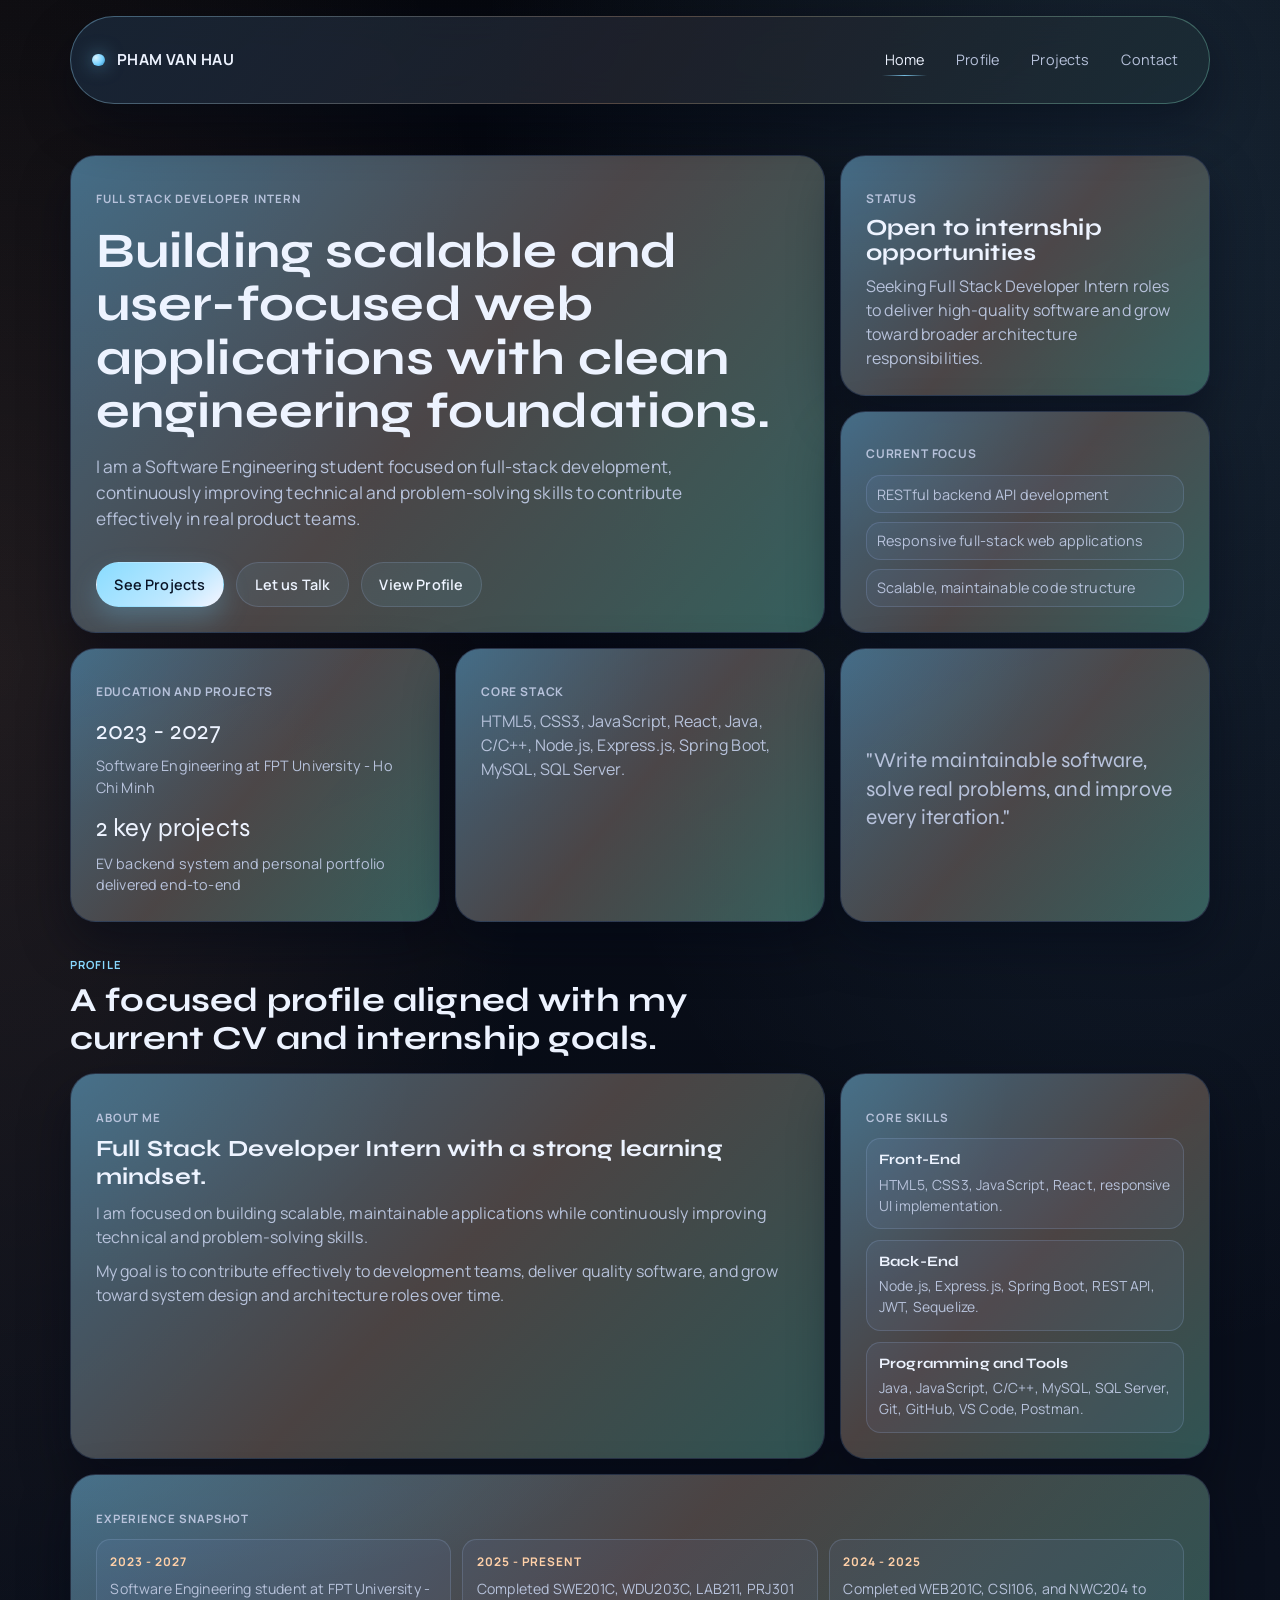
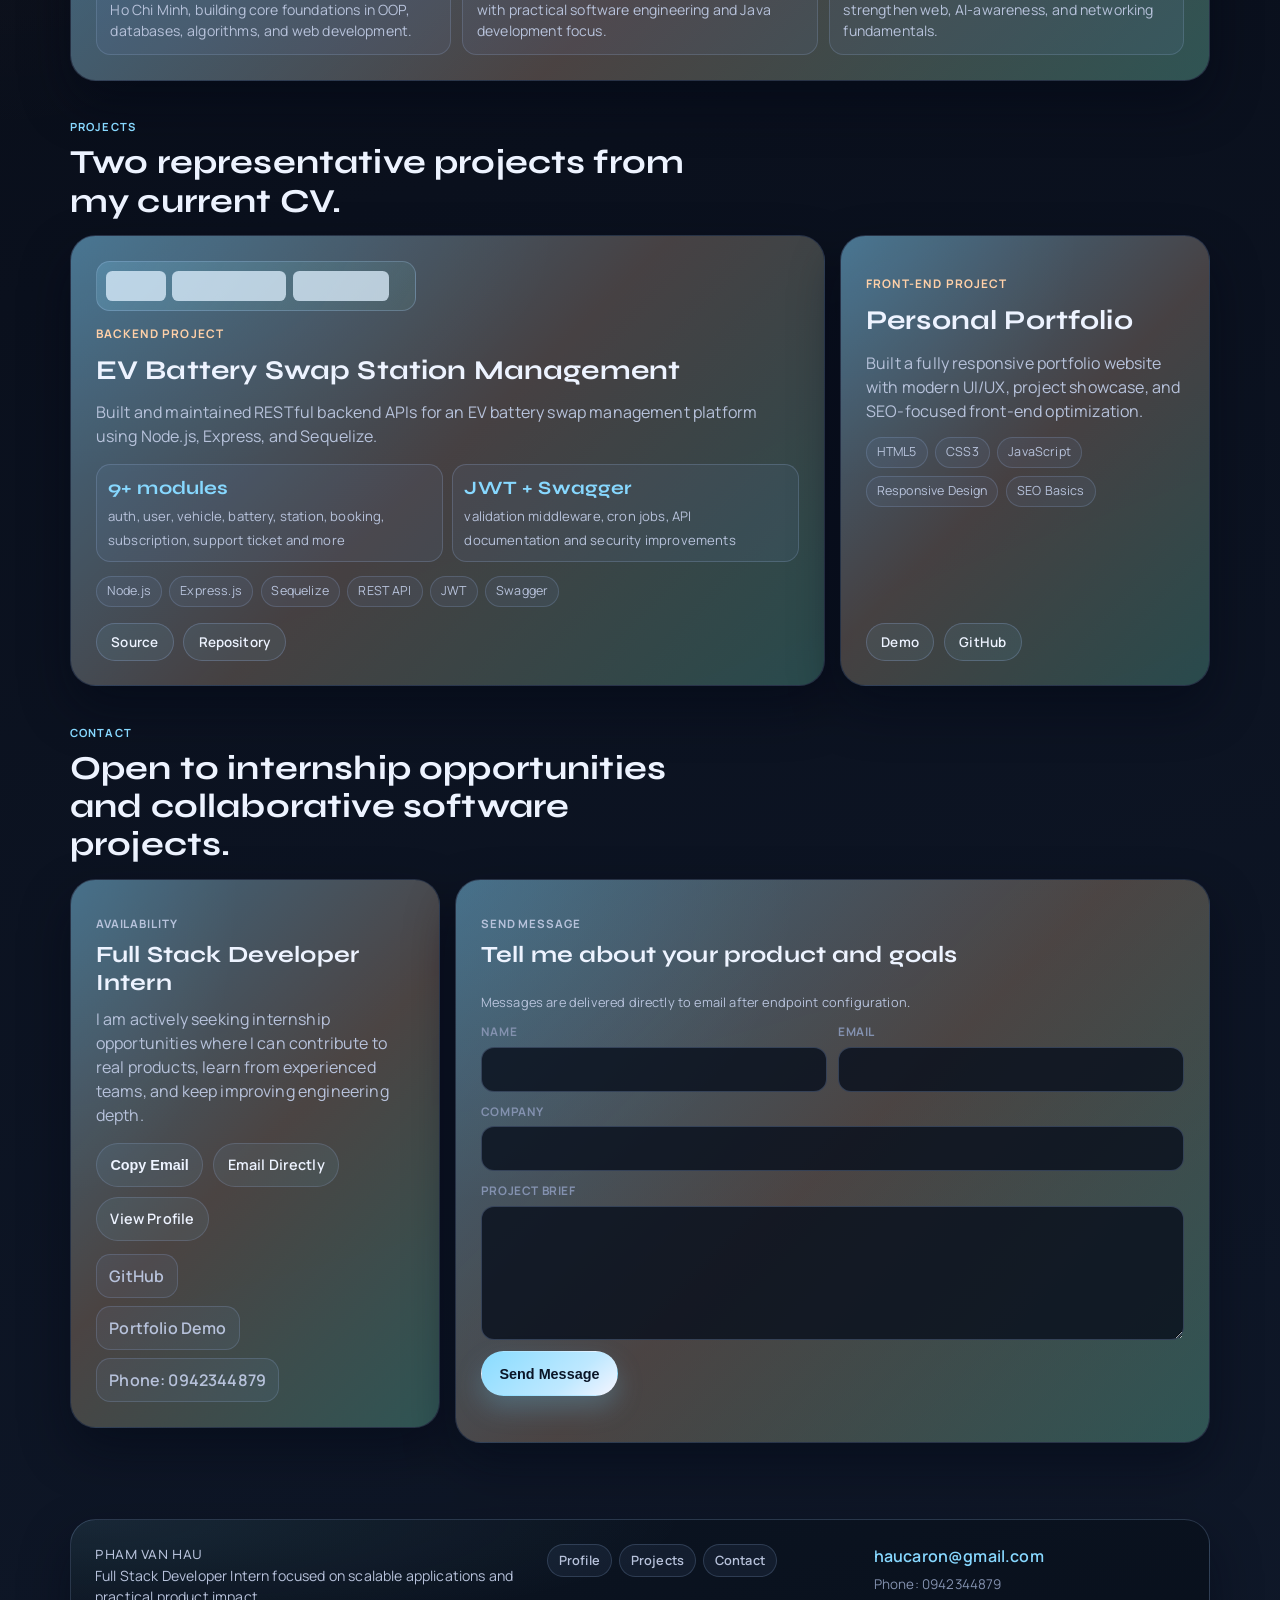
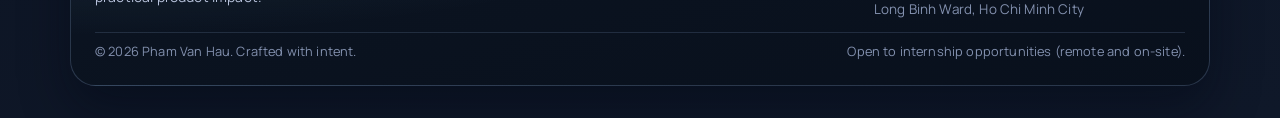
<file: index.html>
<!DOCTYPE html>
<html lang="en">
<head>
  <meta charset="UTF-8">
  <meta name="viewport" content="width=device-width, initial-scale=1.0">
  <meta name="description" content="Pham Van Hau - Full Stack Developer Intern building scalable, user-focused web applications.">
  <meta name="author" content="Pham Van Hau">
  <meta name="robots" content="index, follow">
  <meta name="theme-color" content="#0a101d">
  <link rel="canonical" href="https://haupham-wts.github.io/hauphamv/">

  <meta property="og:type" content="website">
  <meta property="og:title" content="Pham Van Hau | Full Stack Developer Intern">
  <meta property="og:description" content="Software Engineering student focused on full-stack web development, backend APIs, and practical product delivery.">
  <meta property="og:url" content="https://haupham-wts.github.io/hauphamv/">
  <meta property="og:image" content="https://haupham-wts.github.io/hauphamv/assets/og-cover.svg">
  <meta property="og:image:alt" content="Pham Van Hau portfolio preview">

  <meta name="twitter:card" content="summary_large_image">
  <meta name="twitter:title" content="Pham Van Hau | Full Stack Developer Intern">
  <meta name="twitter:description" content="Full Stack Developer Intern focusing on scalable web applications and backend API development.">
  <meta name="twitter:image" content="https://haupham-wts.github.io/hauphamv/assets/og-cover.svg">

  <link rel="icon" type="image/svg+xml" href="assets/favicon.svg">
  <title>Pham Van Hau | Full Stack Developer Intern</title>
  <link rel="preconnect" href="https://fonts.googleapis.com">
  <link rel="preconnect" href="https://fonts.gstatic.com" crossorigin>
  <link href="https://fonts.googleapis.com/css2?family=Manrope:wght@400;500;600;700&family=Syne:wght@500;700;800&display=swap" rel="stylesheet">
  <link rel="stylesheet" href="style.css">

  <script type="application/ld+json">
    {
      "@context": "https://schema.org",
      "@type": "Person",
      "name": "Pham Van Hau",
      "jobTitle": "Full Stack Developer Intern",
      "url": "https://haupham-wts.github.io/hauphamv/",
      "email": "mailto:haucaron@gmail.com",
      "telephone": "+84942344879",
      "address": {
        "@type": "PostalAddress",
        "addressLocality": "Ho Chi Minh City",
        "addressCountry": "VN"
      },
      "sameAs": [
        "https://github.com/HauPham-Wits",
        "https://haupham-wts.github.io/hauphamv/"
      ]
    }
  </script>
</head>
<body>
  <a class="skip-link" href="#content">Skip to content</a>

  <header class="site-header" data-header>
    <div class="container">
      <div class="nav-shell">
        <a class="brand" href="#home" aria-label="Go to home section">
          <span class="brand-mark" aria-hidden="true"></span>
          <span class="brand-name">Pham Van Hau</span>
        </a>

        <button class="menu-toggle" type="button" data-menu-toggle aria-expanded="false" aria-controls="site-navigation" aria-label="Toggle navigation">
          <span></span>
          <span></span>
        </button>

        <nav class="site-nav" id="site-navigation" data-nav>
          <a class="nav-link is-active" href="#home">Home</a>
          <a class="nav-link" href="#about">Profile</a>
          <a class="nav-link" href="#projects">Projects</a>
          <a class="nav-link" href="#contact">Contact</a>
        </nav>
      </div>
    </div>
  </header>

  <main id="content" tabindex="-1">
    <section class="section section-hero" id="home">
      <div class="container">
        <div class="bento-grid">
          <article class="bento-card bento-card--intro reveal tilt-card">
            <p class="eyebrow">Full Stack Developer Intern</p>
            <h1>Building scalable and user-focused web applications with clean engineering foundations.</h1>
            <p class="lead">
              I am a Software Engineering student focused on full-stack development, continuously improving technical and problem-solving skills to contribute effectively in real product teams.
            </p>
            <div class="hero-actions">
              <a class="button button--primary" href="#projects">See Projects</a>
              <a class="button button--ghost" href="#contact">Let us Talk</a>
              <a class="button button--ghost" href="#about">View Profile</a>
            </div>
          </article>

          <article class="bento-card bento-card--availability reveal tilt-card">
            <p class="card-label">Status</p>
            <h2>Open to internship opportunities</h2>
            <p>Seeking Full Stack Developer Intern roles to deliver high-quality software and grow toward broader architecture responsibilities.</p>
          </article>

          <article class="bento-card bento-card--focus reveal tilt-card">
            <p class="card-label">Current Focus</p>
            <ul class="focus-list">
              <li>RESTful backend API development</li>
              <li>Responsive full-stack web applications</li>
              <li>Scalable, maintainable code structure</li>
            </ul>
          </article>

          <article class="bento-card bento-card--stats reveal tilt-card">
            <p class="card-label">Education and Projects</p>
            <div class="stat-item">
              <span>2023 - 2027</span>
              <p>Software Engineering at FPT University - Ho Chi Minh</p>
            </div>
            <div class="stat-item">
              <span>2 key projects</span>
              <p>EV backend system and personal portfolio delivered end-to-end</p>
            </div>
          </article>

          <article class="bento-card bento-card--toolkit reveal tilt-card">
            <p class="card-label">Core Stack</p>
            <p>HTML5, CSS3, JavaScript, React, Java, C/C++, Node.js, Express.js, Spring Boot, MySQL, SQL Server.</p>
          </article>

          <article class="bento-card bento-card--quote reveal tilt-card">
            <p class="quote">
              "Write maintainable software, solve real problems, and improve every iteration."
            </p>
          </article>
        </div>
      </div>
    </section>

    <section class="section section-about" id="about">
      <div class="container">
        <div class="section-header reveal">
          <p class="section-kicker">Profile</p>
          <h2>A focused profile aligned with my current CV and internship goals.</h2>
        </div>

        <div class="about-layout">
          <article class="panel panel--about reveal tilt-card">
            <p class="panel-label">About Me</p>
            <h3>Full Stack Developer Intern with a strong learning mindset.</h3>
            <p>
              I am focused on building scalable, maintainable applications while continuously improving technical and problem-solving skills.
            </p>
            <p>
              My goal is to contribute effectively to development teams, deliver quality software, and grow toward system design and architecture roles over time.
            </p>
          </article>

          <article class="panel panel--values reveal tilt-card">
            <p class="panel-label">Core Skills</p>
            <ul class="value-list">
              <li>
                <h3>Front-End</h3>
                <p>HTML5, CSS3, JavaScript, React, responsive UI implementation.</p>
              </li>
              <li>
                <h3>Back-End</h3>
                <p>Node.js, Express.js, Spring Boot, REST API, JWT, Sequelize.</p>
              </li>
              <li>
                <h3>Programming and Tools</h3>
                <p>Java, JavaScript, C/C++, MySQL, SQL Server, Git, GitHub, VS Code, Postman.</p>
              </li>
            </ul>
          </article>

          <article class="panel panel--timeline reveal tilt-card">
            <p class="panel-label">Experience Snapshot</p>
            <ol class="timeline-list">
              <li>
                <span>2023 - 2027</span>
                <p>Software Engineering student at FPT University - Ho Chi Minh, building core foundations in OOP, databases, algorithms, and web development.</p>
              </li>
              <li>
                <span>2025 - Present</span>
                <p>Completed SWE201C, WDU203C, LAB211, PRJ301 with practical software engineering and Java development focus.</p>
              </li>
              <li>
                <span>2024 - 2025</span>
                <p>Completed WEB201C, CSI106, and NWC204 to strengthen web, AI-awareness, and networking fundamentals.</p>
              </li>
            </ol>
          </article>
        </div>
      </div>
    </section>

    <section class="section section-projects" id="projects">
      <div class="container">
        <div class="section-header reveal">
          <p class="section-kicker">Projects</p>
          <h2>Two representative projects from my current CV.</h2>
        </div>

        <div class="projects-grid">
          <article class="project-card project-card--featured reveal tilt-card">
            <div class="project-preview" aria-hidden="true">
              <span></span>
              <span></span>
              <span></span>
            </div>
            <p class="project-card__kicker">Backend Project</p>
            <h3>EV Battery Swap Station Management</h3>
            <p class="project-card__summary">
              Built and maintained RESTful backend APIs for an EV battery swap management platform using Node.js, Express, and Sequelize.
            </p>
            <ul class="project-metrics">
              <li><strong>9+ modules</strong><span>auth, user, vehicle, battery, station, booking, subscription, support ticket and more</span></li>
              <li><strong>JWT + Swagger</strong><span>validation middleware, cron jobs, API documentation and security improvements</span></li>
            </ul>
            <ul class="project-tags">
              <li>Node.js</li>
              <li>Express.js</li>
              <li>Sequelize</li>
              <li>REST API</li>
              <li>JWT</li>
              <li>Swagger</li>
            </ul>
            <div class="project-actions">
              <a href="https://github.com/Biskaman/SWP_G3_EV_BATTERY_SWAP_STATION_MANAGEMENT" target="_blank" rel="noreferrer">Source</a>
              <a href="https://github.com/Biskaman/SWP_G3_EV_BATTERY_SWAP_STATION_MANAGEMENT" target="_blank" rel="noreferrer">Repository</a>
            </div>
          </article>

          <article class="project-card reveal tilt-card">
            <p class="project-card__kicker">Front-End Project</p>
            <h3>Personal Portfolio</h3>
            <p class="project-card__summary">
              Built a fully responsive portfolio website with modern UI/UX, project showcase, and SEO-focused front-end optimization.
            </p>
            <ul class="project-tags">
              <li>HTML5</li>
              <li>CSS3</li>
              <li>JavaScript</li>
              <li>Responsive Design</li>
              <li>SEO Basics</li>
            </ul>
            <div class="project-actions">
              <a href="https://haupham-wts.github.io/hauphamv/" target="_blank" rel="noreferrer">Demo</a>
              <a href="https://github.com/HauPham-Wits" target="_blank" rel="noreferrer">GitHub</a>
            </div>
          </article>

        </div>
      </div>
    </section>

    <section class="section section-contact" id="contact">
      <div class="container">
        <div class="section-header reveal">
          <p class="section-kicker">Contact</p>
          <h2>Open to internship opportunities and collaborative software projects.</h2>
        </div>

        <div class="contact-layout">
          <article class="panel panel--contact-intro reveal tilt-card">
            <p class="panel-label">Availability</p>
            <h3>Full Stack Developer Intern</h3>
            <p>
              I am actively seeking internship opportunities where I can contribute to real products, learn from experienced teams, and keep improving engineering depth.
            </p>

            <div class="contact-quick-actions">
              <button class="button button--ghost" type="button" data-copy-email="haucaron@gmail.com">Copy Email</button>
              <a class="button button--ghost" href="mailto:haucaron@gmail.com">Email Directly</a>
              <a class="button button--ghost" href="#about">View Profile</a>
            </div>

            <ul class="social-list">
              <li><a href="https://github.com/HauPham-Wits" target="_blank" rel="noreferrer">GitHub</a></li>
              <li><a href="https://haupham-wts.github.io/hauphamv/" target="_blank" rel="noreferrer">Portfolio Demo</a></li>
              <li><a href="tel:+84942344879">Phone: 0942344879</a></li>
            </ul>
          </article>

          <article class="panel panel--contact-form reveal tilt-card">
            <p class="panel-label">Send Message</p>
            <h3>Tell me about your product and goals</h3>

            <form class="contact-form" data-contact-form data-form-endpoint="https://formspree.io/f/your-form-id" method="post" novalidate>
              <p class="form-note">Messages are delivered directly to email after endpoint configuration.</p>

              <div class="form-grid">
                <label class="form-field" for="contact-name">
                  <span>Name</span>
                  <input id="contact-name" name="name" type="text" autocomplete="name" required>
                </label>

                <label class="form-field" for="contact-email">
                  <span>Email</span>
                  <input id="contact-email" name="email" type="email" autocomplete="email" required>
                </label>
              </div>

              <label class="form-field" for="contact-company">
                <span>Company</span>
                <input id="contact-company" name="company" type="text" autocomplete="organization">
              </label>

              <label class="form-field" for="contact-message">
                <span>Project Brief</span>
                <textarea id="contact-message" name="message" rows="5" required></textarea>
              </label>

              <input type="hidden" name="_subject" value="New portfolio inquiry for Pham Van Hau">

              <div class="form-actions">
                <button class="button button--primary" type="submit">Send Message</button>
                <p class="form-feedback" data-form-feedback role="status" aria-live="polite"></p>
              </div>
            </form>
          </article>
        </div>
      </div>
    </section>
  </main>

  <footer class="site-footer">
    <div class="container">
      <div class="footer-shell reveal">
        <div class="footer-brand-block">
          <p class="footer-signature">Pham Van Hau</p>
          <p>Full Stack Developer Intern focused on scalable applications and practical product impact.</p>
        </div>

        <nav class="footer-nav" aria-label="Footer navigation">
          <a href="#about">Profile</a>
          <a href="#projects">Projects</a>
          <a href="#contact">Contact</a>
        </nav>

        <div class="footer-contact-block">
          <a href="mailto:haucaron@gmail.com">haucaron@gmail.com</a>
          <p>Phone: 0942344879</p>
          <p>Long Binh Ward, Ho Chi Minh City</p>
        </div>

        <div class="footer-bottom">
          <p>© <span data-year></span> Pham Van Hau. Crafted with intent.</p>
          <p>Open to internship opportunities (remote and on-site).</p>
        </div>
      </div>
    </div>
  </footer>

  <button class="back-to-top" type="button" data-back-to-top aria-label="Back to top">
    <span aria-hidden="true">↑</span>
  </button>

  <script src="script.js"></script>
</body>
</html>
</file>
<file: style.css>
:root {
  --bg-0: #05070d;
  --bg-1: #0a101d;
  --bg-2: #0f1829;
  --surface-0: #101727;
  --surface-1: #141f34;
  --text-0: #edf3ff;
  --text-1: #b7c2db;
  --text-2: #8391af;
  --line-soft: rgba(168, 190, 236, 0.18);
  --line-strong: rgba(168, 190, 236, 0.34);
  --accent-cyan: #87d8ff;
  --accent-amber: #ffd0a8;
  --accent-mint: #85f0cf;
  --radius-xl: 1.6rem;
  --radius-lg: 1.15rem;
  --radius-md: 0.9rem;
  --shadow-soft: 0 22px 50px rgba(2, 7, 20, 0.45);
  --shadow-hover: 0 30px 72px rgba(2, 9, 24, 0.62);
  --ease-standard: cubic-bezier(0.2, 0.7, 0.2, 1);
  --ease-snappy: cubic-bezier(0.18, 0.8, 0.2, 1);
  --container-width: min(1140px, calc(100vw - 2.5rem));
  --header-height: 88px;
}

* {
  box-sizing: border-box;
}

html,
body {
  margin: 0;
  padding: 0;
}

html {
  scroll-behavior: smooth;
}

body {
  min-height: 100vh;
  color: var(--text-0);
  font-family: "Manrope", sans-serif;
  background: radial-gradient(110% 75% at 90% 5%, rgba(120, 198, 255, 0.14), transparent 48%),
    radial-gradient(85% 65% at 0% 20%, rgba(255, 176, 133, 0.1), transparent 50%),
    linear-gradient(165deg, var(--bg-0), var(--bg-1) 52%, var(--bg-2));
  line-height: 1.5;
  letter-spacing: 0.01em;
}

body:not(.is-ready) .site-header {
  opacity: 0;
  transform: translateY(-14px);
}

body.is-ready .site-header {
  opacity: 1;
  transform: translateY(0);
}

::selection {
  color: #081425;
  background: rgba(151, 225, 255, 0.84);
}

::-webkit-scrollbar {
  width: 10px;
  height: 10px;
}

::-webkit-scrollbar-track {
  background: rgba(10, 17, 29, 0.95);
}

::-webkit-scrollbar-thumb {
  border-radius: 999px;
  border: 2px solid rgba(10, 17, 29, 0.95);
  background: linear-gradient(180deg, rgba(139, 217, 255, 0.7), rgba(133, 240, 207, 0.5));
}

::-webkit-scrollbar-thumb:hover {
  background: linear-gradient(180deg, rgba(139, 217, 255, 0.86), rgba(133, 240, 207, 0.72));
}

body::before {
  content: "";
  position: fixed;
  inset: 0;
  pointer-events: none;
  background-image: radial-gradient(rgba(255, 255, 255, 0.035) 0.7px, transparent 0.7px);
  background-size: 3px 3px;
  opacity: 0.18;
  z-index: -1;
}

img {
  max-width: 100%;
  display: block;
}

a {
  color: inherit;
  text-decoration: none;
}

:where(a, button, input, textarea):focus-visible {
  outline: 2px solid rgba(139, 217, 255, 0.82);
  outline-offset: 2px;
}

.container {
  width: var(--container-width);
  margin-inline: auto;
}

.section {
  scroll-margin-top: 120px;
}

.skip-link {
  position: absolute;
  left: 1rem;
  top: -4rem;
  padding: 0.55rem 0.85rem;
  background: #1f2f4d;
  color: var(--text-0);
  border-radius: 0.5rem;
  z-index: 200;
}

.skip-link:focus-visible {
  top: 1rem;
}

.site-header {
  position: sticky;
  top: 0;
  z-index: 100;
  padding-top: 1rem;
  transition: padding 260ms var(--ease-standard), transform 260ms var(--ease-standard), opacity 300ms var(--ease-standard);
}

.site-header.is-scrolled {
  padding-top: 0.7rem;
}

.nav-shell {
  position: relative;
  min-height: var(--header-height);
  display: flex;
  align-items: center;
  gap: 1rem;
  padding: 0.85rem 1rem 0.85rem 1.3rem;
  border: 1px solid transparent;
  border-radius: 999px;
  background:
    linear-gradient(150deg, rgba(14, 21, 35, 0.82), rgba(14, 22, 36, 0.74)) padding-box,
    linear-gradient(128deg, rgba(130, 206, 255, 0.45), rgba(255, 202, 167, 0.3), rgba(133, 240, 207, 0.35)) border-box;
  box-shadow: var(--shadow-soft);
  backdrop-filter: blur(16px);
  -webkit-backdrop-filter: blur(16px);
}

.brand {
  display: inline-flex;
  align-items: center;
  gap: 0.75rem;
  font-weight: 700;
  letter-spacing: 0.03em;
  font-size: 0.95rem;
  text-transform: uppercase;
  flex-shrink: 0;
}

.brand-mark {
  width: 0.8rem;
  height: 0.8rem;
  border-radius: 50%;
  background: radial-gradient(circle at 30% 30%, #d8f3ff, #79d2ff 55%, #2b85bd);
  box-shadow: 0 0 18px rgba(121, 210, 255, 0.55);
}

.brand-name {
  color: var(--text-0);
}

.site-nav {
  margin-left: auto;
  display: flex;
  align-items: center;
  gap: 0.2rem;
}

.nav-link {
  position: relative;
  padding: 0.55rem 0.9rem;
  border-radius: 999px;
  color: var(--text-1);
  font-size: 0.9rem;
  transition: color 220ms ease, background-color 220ms ease;
}

.nav-link::after {
  content: "";
  position: absolute;
  left: 0.75rem;
  right: 0.75rem;
  bottom: 0.22rem;
  height: 1px;
  transform: scaleX(0);
  transform-origin: center;
  transition: transform 260ms var(--ease-snappy);
  background: linear-gradient(90deg, transparent, rgba(134, 215, 255, 0.85), transparent);
}

.nav-link:hover,
.nav-link:focus-visible {
  color: var(--text-0);
  background: rgba(134, 215, 255, 0.08);
}

.nav-link:hover::after,
.nav-link:focus-visible::after,
.nav-link.is-active::after {
  transform: scaleX(1);
}

.nav-link.is-active {
  color: var(--text-0);
}

.menu-toggle {
  margin-left: auto;
  width: 2.65rem;
  height: 2.65rem;
  border-radius: 0.75rem;
  border: 1px solid var(--line-soft);
  background: rgba(144, 169, 220, 0.07);
  display: none;
  align-items: center;
  justify-content: center;
  gap: 0.36rem;
  flex-direction: column;
  cursor: pointer;
  transition: border-color 220ms ease, background-color 220ms ease;
}

.menu-toggle span {
  width: 1.2rem;
  height: 2px;
  border-radius: 999px;
  background: var(--text-0);
  transition: transform 260ms var(--ease-standard), opacity 260ms var(--ease-standard);
}

.menu-toggle[aria-expanded="true"] span:first-child {
  transform: translateY(4px) rotate(45deg);
}

.menu-toggle[aria-expanded="true"] span:last-child {
  transform: translateY(-4px) rotate(-45deg);
}

.section-hero {
  padding: clamp(2rem, 4vw, 3.5rem) 0 1rem;
}

.bento-grid {
  display: grid;
  grid-template-columns: repeat(6, minmax(0, 1fr));
  grid-auto-rows: minmax(96px, auto);
  gap: 0.95rem;
}

.bento-card {
  position: relative;
  isolation: isolate;
  border-radius: var(--radius-xl);
  border: 1px solid var(--line-soft);
  background:
    radial-gradient(120% 130% at 0% 0%, rgba(132, 211, 255, 0.06), transparent 45%),
    linear-gradient(160deg, rgba(18, 28, 46, 0.95), rgba(13, 22, 36, 0.9));
  padding: clamp(1.05rem, 2vw, 1.55rem);
  box-shadow: var(--shadow-soft);
  overflow: hidden;
}

.bento-card::before {
  content: "";
  position: absolute;
  inset: -1px;
  border-radius: inherit;
  background: linear-gradient(130deg, rgba(135, 216, 255, 0.4), rgba(255, 208, 168, 0.25), rgba(133, 240, 207, 0.34));
  z-index: -2;
}

.bento-card::after {
  content: "";
  position: absolute;
  inset: 0;
  border-radius: inherit;
  background: radial-gradient(circle at var(--pointer-x, 50%) var(--pointer-y, 50%), rgba(150, 216, 255, 0.2), transparent 55%);
  opacity: 0;
  transition: opacity 320ms var(--ease-standard);
  z-index: -1;
}

.tilt-card {
  transform-style: preserve-3d;
  transform: perspective(920px) rotateX(var(--rx, 0deg)) rotateY(var(--ry, 0deg));
  transition: transform 340ms var(--ease-snappy), border-color 240ms ease, box-shadow 340ms var(--ease-snappy);
}

.tilt-card:hover,
.tilt-card:focus-within {
  border-color: var(--line-strong);
  box-shadow: var(--shadow-hover);
}

.tilt-card:hover::after,
.tilt-card:focus-within::after {
  opacity: 1;
}

.bento-card--intro {
  grid-column: 1 / span 4;
  grid-row: 1 / span 3;
  display: flex;
  flex-direction: column;
  justify-content: space-between;
  min-height: 360px;
}

.eyebrow {
  margin: 0;
  color: var(--accent-mint);
  letter-spacing: 0.09em;
  text-transform: uppercase;
  font-size: 0.72rem;
  font-weight: 700;
}

h1,
h2 {
  margin: 0;
  font-family: "Syne", sans-serif;
  line-height: 1.08;
}

h1 {
  margin-top: 0.7rem;
  max-width: 19ch;
  font-size: clamp(1.7rem, 4vw, 3.1rem);
}

.lead {
  margin: 1rem 0 0;
  max-width: 58ch;
  color: var(--text-1);
  font-size: clamp(0.98rem, 1.4vw, 1.08rem);
}

.hero-actions {
  margin-top: 1.5rem;
  display: flex;
  flex-wrap: wrap;
  gap: 0.75rem;
}

.button {
  position: relative;
  display: inline-flex;
  align-items: center;
  justify-content: center;
  min-height: 2.8rem;
  padding: 0.65rem 1.1rem;
  border-radius: 999px;
  border: 1px solid transparent;
  font-size: 0.9rem;
  font-weight: 600;
  transition: transform 220ms var(--ease-snappy), box-shadow 220ms ease, background-color 220ms ease;
}

.button:hover,
.button:focus-visible {
  transform: translateY(-2px);
}

.button--primary {
  color: #0a1527;
  background: linear-gradient(140deg, #89dcff, #bee8ff 65%, #f5f5ff);
  box-shadow: 0 12px 26px rgba(110, 206, 255, 0.25);
}

.button--ghost {
  color: var(--text-0);
  border-color: var(--line-soft);
  background: rgba(134, 213, 255, 0.08);
}

.button--ghost:hover,
.button--ghost:focus-visible {
  background: rgba(134, 213, 255, 0.14);
}

.card-label {
  margin: 0;
  color: var(--text-2);
  font-size: 0.75rem;
  text-transform: uppercase;
  letter-spacing: 0.07em;
  font-weight: 700;
}

.bento-card h2 {
  margin-top: 0.45rem;
  font-size: clamp(1rem, 2.2vw, 1.45rem);
}

.bento-card p {
  margin: 0.55rem 0 0;
  color: var(--text-1);
}

.bento-card--availability {
  grid-column: 5 / span 2;
  grid-row: 1 / span 1;
}

.bento-card--focus {
  grid-column: 5 / span 2;
  grid-row: 2 / span 2;
}

.focus-list {
  margin: 0.75rem 0 0;
  padding: 0;
  list-style: none;
  display: grid;
  gap: 0.55rem;
}

.focus-list li {
  color: var(--text-1);
  padding: 0.45rem 0.6rem;
  border-radius: var(--radius-md);
  border: 1px solid rgba(154, 181, 234, 0.2);
  background: rgba(129, 161, 226, 0.08);
  font-size: 0.9rem;
}

.bento-card--stats {
  grid-column: 1 / span 2;
  grid-row: 4 / span 2;
  display: grid;
  gap: 0.7rem;
}

.stat-item span {
  display: block;
  font-family: "Syne", sans-serif;
  font-size: clamp(1.15rem, 2vw, 1.7rem);
  color: var(--text-0);
}

.stat-item p {
  margin-top: 0.3rem;
  font-size: 0.9rem;
}

.bento-card--toolkit {
  grid-column: 3 / span 2;
  grid-row: 4 / span 2;
}

.bento-card--quote {
  grid-column: 5 / span 2;
  grid-row: 4 / span 2;
  display: flex;
  align-items: center;
}

.quote {
  margin: 0;
  font-family: "Syne", sans-serif;
  font-size: clamp(1.02rem, 1.8vw, 1.32rem);
  line-height: 1.35;
  color: #e9efff;
}

.section-about,
.section-skills,
.section-projects {
  padding: 1.2rem 0;
}

.section-header {
  margin-bottom: 0.95rem;
  max-width: 66ch;
}

.section-kicker {
  margin: 0;
  color: var(--accent-cyan);
  letter-spacing: 0.1em;
  text-transform: uppercase;
  font-size: 0.7rem;
  font-weight: 700;
}

.section-header h2 {
  margin-top: 0.45rem;
  font-size: clamp(1.3rem, 3vw, 2.1rem);
  line-height: 1.14;
}

.panel {
  position: relative;
  isolation: isolate;
  overflow: hidden;
  border-radius: var(--radius-xl);
  border: 1px solid var(--line-soft);
  padding: clamp(1.05rem, 2.1vw, 1.55rem);
  box-shadow: var(--shadow-soft);
  background:
    radial-gradient(95% 120% at 0% 0%, rgba(137, 216, 255, 0.09), transparent 48%),
    linear-gradient(165deg, rgba(14, 22, 36, 0.94), rgba(11, 18, 31, 0.92));
}

.panel::before {
  content: "";
  position: absolute;
  inset: -1px;
  border-radius: inherit;
  background: linear-gradient(135deg, rgba(135, 216, 255, 0.42), rgba(255, 205, 164, 0.26), rgba(133, 240, 207, 0.3));
  z-index: -2;
}

.panel::after {
  content: "";
  position: absolute;
  inset: 0;
  border-radius: inherit;
  background: radial-gradient(circle at var(--pointer-x, 50%) var(--pointer-y, 50%), rgba(140, 210, 255, 0.16), transparent 55%);
  opacity: 0;
  transition: opacity 320ms var(--ease-standard);
  z-index: -1;
}

.panel:hover::after,
.panel:focus-within::after {
  opacity: 1;
}

.panel-label {
  margin: 0;
  color: var(--text-2);
  font-size: 0.72rem;
  text-transform: uppercase;
  letter-spacing: 0.08em;
  font-weight: 700;
}

.panel h3 {
  margin: 0.55rem 0 0;
  font-family: "Syne", sans-serif;
  font-size: clamp(1.06rem, 2vw, 1.45rem);
  line-height: 1.2;
}

.panel p {
  margin: 0.65rem 0 0;
  color: var(--text-1);
}

.about-layout {
  display: grid;
  grid-template-columns: repeat(6, minmax(0, 1fr));
  gap: 0.95rem;
}

.panel--about {
  grid-column: 1 / span 4;
}

.panel--values {
  grid-column: 5 / span 2;
}

.panel--timeline {
  grid-column: 1 / span 6;
}

.value-list,
.timeline-list {
  margin: 0.75rem 0 0;
  padding: 0;
  list-style: none;
}

.value-list {
  display: grid;
  gap: 0.65rem;
}

.value-list li {
  padding: 0.75rem;
  border-radius: var(--radius-md);
  border: 1px solid rgba(156, 185, 233, 0.2);
  background: rgba(135, 167, 230, 0.08);
}

.value-list h3 {
  margin: 0;
  font-size: 0.9rem;
}

.value-list p {
  margin-top: 0.4rem;
  font-size: 0.87rem;
}

.timeline-list {
  display: grid;
  grid-template-columns: repeat(3, minmax(0, 1fr));
  gap: 0.7rem;
}

.timeline-list li {
  padding: 0.8rem 0.85rem;
  border-radius: var(--radius-md);
  border: 1px solid rgba(158, 184, 229, 0.2);
  background: rgba(128, 156, 221, 0.08);
}

.timeline-list span {
  display: block;
  color: var(--accent-amber);
  font-size: 0.74rem;
  letter-spacing: 0.08em;
  text-transform: uppercase;
  font-weight: 700;
}

.timeline-list p {
  margin-top: 0.45rem;
  font-size: 0.88rem;
}

.skills-layout {
  display: grid;
  grid-template-columns: minmax(0, 1.65fr) minmax(0, 1fr);
  gap: 0.95rem;
}

.panel--skills,
.panel--workflow {
  min-height: 100%;
}

.skill-clusters {
  margin-top: 0.9rem;
  display: grid;
  grid-template-columns: repeat(2, minmax(0, 1fr));
  gap: 0.75rem;
}

.skill-cluster {
  padding: 0.75rem;
  border-radius: var(--radius-md);
  border: 1px solid rgba(156, 184, 229, 0.2);
  background: rgba(129, 160, 225, 0.08);
}

.skill-cluster:nth-child(3) {
  grid-column: 1 / -1;
}

.skill-cluster h4 {
  margin: 0;
  font-size: 0.92rem;
  letter-spacing: 0.02em;
}

.chip-list {
  margin: 0.65rem 0 0;
  padding: 0;
  list-style: none;
  display: flex;
  flex-wrap: wrap;
  gap: 0.45rem;
}

.chip-list li {
  border-radius: 999px;
  border: 1px solid rgba(158, 187, 238, 0.22);
  background: rgba(130, 162, 224, 0.08);
  padding: 0.34rem 0.6rem;
  font-size: 0.8rem;
  color: var(--text-1);
}

.skill-meter-stack {
  margin-top: 1.1rem;
  display: grid;
  gap: 0.75rem;
}

.skill-meter__row {
  display: flex;
  justify-content: space-between;
  align-items: center;
  gap: 0.75rem;
  font-size: 0.85rem;
  color: var(--text-1);
}

.skill-meter__row span:last-child {
  color: var(--accent-mint);
  font-weight: 700;
}

.skill-meter__track {
  margin-top: 0.45rem;
  width: 100%;
  height: 0.42rem;
  border-radius: 999px;
  background: rgba(138, 163, 210, 0.2);
  overflow: hidden;
}

.skill-meter__fill {
  width: 0;
  height: 100%;
  display: block;
  border-radius: inherit;
  background: linear-gradient(90deg, #82d6ff, #ade7ff 40%, #a8ffd5);
  box-shadow: 0 0 16px rgba(130, 214, 255, 0.28);
  transition: width 750ms var(--ease-snappy);
}

.skill-meter__fill.is-animated {
  width: var(--fill-target);
}

.workflow-list {
  margin: 0.85rem 0 0;
  padding: 0;
  list-style: none;
  display: grid;
  gap: 0.65rem;
}

.workflow-list li {
  display: grid;
  grid-template-columns: auto minmax(0, 1fr);
  gap: 0.65rem;
  padding: 0.75rem;
  border-radius: var(--radius-md);
  border: 1px solid rgba(154, 184, 235, 0.2);
  background: rgba(129, 161, 226, 0.08);
}

.workflow-step {
  width: 1.75rem;
  height: 1.75rem;
  display: inline-flex;
  align-items: center;
  justify-content: center;
  border-radius: 50%;
  font-size: 0.75rem;
  font-weight: 700;
  color: #091429;
  background: linear-gradient(145deg, #89daff, #b8edff);
}

.workflow-list h4 {
  margin: 0;
  font-size: 0.9rem;
}

.workflow-list p {
  margin-top: 0.35rem;
  font-size: 0.85rem;
}

.projects-grid {
  display: grid;
  grid-template-columns: repeat(6, minmax(0, 1fr));
  gap: 0.95rem;
}

.project-card {
  grid-column: span 2;
  position: relative;
  isolation: isolate;
  overflow: hidden;
  border-radius: var(--radius-xl);
  border: 1px solid var(--line-soft);
  padding: clamp(1.05rem, 2vw, 1.55rem);
  background:
    radial-gradient(120% 100% at 0% 0%, rgba(131, 213, 255, 0.09), transparent 54%),
    linear-gradient(160deg, rgba(15, 24, 40, 0.95), rgba(11, 19, 33, 0.92));
  box-shadow: var(--shadow-soft);
  display: flex;
  flex-direction: column;
  min-height: 280px;
}

.project-card::before {
  content: "";
  position: absolute;
  inset: -1px;
  border-radius: inherit;
  background: linear-gradient(135deg, rgba(131, 213, 255, 0.45), rgba(253, 205, 164, 0.24), rgba(131, 240, 207, 0.25));
  z-index: -2;
}

.project-card::after {
  content: "";
  position: absolute;
  inset: 0;
  border-radius: inherit;
  background: radial-gradient(circle at var(--pointer-x, 50%) var(--pointer-y, 50%), rgba(140, 210, 255, 0.2), transparent 55%);
  opacity: 0;
  transition: opacity 320ms var(--ease-standard);
  z-index: -1;
}

.project-card:hover::after,
.project-card:focus-within::after {
  opacity: 1;
}

.project-card--featured {
  grid-column: 1 / span 4;
  min-height: 350px;
}

.project-preview {
  width: min(320px, 100%);
  height: 3.1rem;
  border-radius: 0.85rem;
  border: 1px solid rgba(162, 192, 238, 0.28);
  background: linear-gradient(120deg, rgba(139, 217, 255, 0.2), rgba(133, 240, 207, 0.08));
  display: flex;
  align-items: center;
  gap: 0.4rem;
  padding: 0.55rem;
}

.project-preview span {
  height: 100%;
  border-radius: 0.4rem;
  background: rgba(223, 240, 255, 0.75);
}

.project-preview span:first-child {
  width: 20%;
}

.project-preview span:nth-child(2) {
  width: 38%;
}

.project-preview span:last-child {
  width: 32%;
}

.project-card__kicker {
  margin: 0.9rem 0 0;
  font-size: 0.74rem;
  letter-spacing: 0.09em;
  text-transform: uppercase;
  color: var(--accent-amber);
  font-weight: 700;
}

.project-card h3 {
  margin: 0.45rem 0 0;
  font-family: "Syne", sans-serif;
  font-size: clamp(1.1rem, 2.2vw, 1.7rem);
}

.project-card__summary {
  margin: 0.6rem 0 0;
  color: var(--text-1);
}

.project-metrics {
  margin: 0.95rem 0 0;
  padding: 0;
  list-style: none;
  display: grid;
  grid-template-columns: repeat(2, minmax(0, 1fr));
  gap: 0.6rem;
}

.project-metrics li {
  padding: 0.62rem 0.7rem;
  border-radius: var(--radius-md);
  border: 1px solid rgba(160, 187, 231, 0.22);
  background: rgba(130, 160, 221, 0.08);
}

.project-metrics strong {
  display: block;
  font-family: "Syne", sans-serif;
  font-size: 1.18rem;
  color: var(--accent-cyan);
}

.project-metrics span {
  color: var(--text-1);
  font-size: 0.82rem;
}

.project-tags {
  margin: 0.9rem 0 0;
  padding: 0;
  list-style: none;
  display: flex;
  flex-wrap: wrap;
  gap: 0.48rem;
}

.project-tags li {
  border-radius: 999px;
  border: 1px solid rgba(157, 186, 236, 0.2);
  background: rgba(128, 161, 228, 0.08);
  padding: 0.32rem 0.62rem;
  font-size: 0.78rem;
  color: var(--text-1);
}

.project-actions {
  margin-top: auto;
  padding-top: 1rem;
  display: flex;
  flex-wrap: wrap;
  gap: 0.6rem;
}

.project-actions a {
  min-height: 2.3rem;
  padding: 0.48rem 0.9rem;
  border-radius: 999px;
  border: 1px solid rgba(154, 185, 235, 0.25);
  background: rgba(134, 212, 255, 0.08);
  color: var(--text-0);
  font-size: 0.84rem;
  font-weight: 600;
  display: inline-flex;
  align-items: center;
  justify-content: center;
  transition: transform 220ms var(--ease-snappy), background-color 220ms ease, border-color 220ms ease;
}

.project-actions a:hover,
.project-actions a:focus-visible {
  transform: translateY(-2px);
  background: rgba(134, 212, 255, 0.15);
  border-color: rgba(154, 185, 235, 0.45);
}

.section-experience,
.section-contact {
  padding: 1.2rem 0;
}

.experience-layout {
  display: grid;
  grid-template-columns: repeat(6, minmax(0, 1fr));
  gap: 0.95rem;
}

.panel--experience-main {
  grid-column: 1 / span 4;
}

.panel--education {
  grid-column: 5 / span 2;
}

.panel--impact {
  grid-column: 1 / span 6;
}

.experience-stack {
  margin: 0.85rem 0 0;
  padding: 0;
  list-style: none;
  display: grid;
  gap: 0.7rem;
}

.experience-stack li {
  padding: 0.85rem;
  border-radius: var(--radius-md);
  border: 1px solid rgba(158, 186, 236, 0.2);
  background: rgba(129, 161, 224, 0.08);
}

.experience-stack__head {
  display: flex;
  flex-wrap: wrap;
  justify-content: space-between;
  align-items: baseline;
  gap: 0.45rem 0.9rem;
}

.experience-stack__head h4 {
  margin: 0;
  font-size: 0.98rem;
  letter-spacing: 0.02em;
}

.experience-stack__head span {
  color: var(--accent-amber);
  font-size: 0.74rem;
  text-transform: uppercase;
  letter-spacing: 0.08em;
  font-weight: 700;
}

.experience-company {
  margin-top: 0.32rem;
  color: #d4dcf2;
  font-weight: 600;
  font-size: 0.88rem;
}

.experience-points {
  margin: 0.6rem 0 0;
  padding: 0;
  list-style: none;
  display: grid;
  gap: 0.4rem;
}

.experience-points li {
  position: relative;
  padding-left: 0.95rem;
  color: var(--text-1);
  font-size: 0.86rem;
}

.experience-points li::before {
  content: "";
  position: absolute;
  left: 0;
  top: 0.52rem;
  width: 0.42rem;
  height: 0.42rem;
  border-radius: 50%;
  background: linear-gradient(145deg, #88dafe, #abffd8);
  box-shadow: 0 0 10px rgba(136, 218, 254, 0.35);
}

.education-list {
  margin: 0.8rem 0 0;
  padding: 0;
  list-style: none;
  display: grid;
  gap: 0.65rem;
}

.education-list li {
  padding: 0.72rem;
  border-radius: var(--radius-md);
  border: 1px solid rgba(156, 184, 232, 0.2);
  background: rgba(130, 161, 224, 0.08);
}

.education-list h4 {
  margin: 0;
  font-size: 0.88rem;
}

.education-list p {
  margin-top: 0.26rem;
  color: var(--text-1);
  font-size: 0.84rem;
}

.education-list span {
  display: block;
  margin-top: 0.4rem;
  color: var(--accent-mint);
  font-size: 0.72rem;
  letter-spacing: 0.06em;
  text-transform: uppercase;
  font-weight: 700;
}

.impact-grid {
  margin-top: 0.8rem;
  display: grid;
  grid-template-columns: repeat(3, minmax(0, 1fr));
  gap: 0.7rem;
}

.impact-item {
  padding: 0.8rem;
  border-radius: var(--radius-md);
  border: 1px solid rgba(157, 186, 236, 0.22);
  background: rgba(132, 163, 227, 0.08);
}

.impact-item strong {
  display: block;
  font-family: "Syne", sans-serif;
  font-size: clamp(1.1rem, 2vw, 1.5rem);
  color: var(--accent-cyan);
}

.impact-item p {
  margin-top: 0.34rem;
  font-size: 0.84rem;
}

.contact-layout {
  display: grid;
  grid-template-columns: repeat(6, minmax(0, 1fr));
  gap: 0.95rem;
}

.panel--contact-intro {
  grid-column: 1 / span 2;
}

.panel--contact-social {
  grid-column: 1 / span 2;
}

.panel--contact-form {
  grid-column: 3 / span 4;
  grid-row: 1 / span 2;
}

.contact-quick-actions {
  margin-top: 1rem;
  display: flex;
  flex-wrap: wrap;
  gap: 0.6rem;
}

.contact-quick-actions .button {
  min-height: 2.45rem;
  padding-inline: 0.85rem;
}

.social-list {
  margin: 0.8rem 0 0;
  padding: 0;
  list-style: none;
  display: grid;
  gap: 0.5rem;
}

.social-list a {
  border-radius: var(--radius-md);
  border: 1px solid rgba(154, 185, 234, 0.2);
  background: rgba(129, 160, 224, 0.08);
  min-height: 2.55rem;
  display: inline-flex;
  align-items: center;
  padding: 0.56rem 0.78rem;
  font-weight: 600;
  color: var(--text-1);
  transition: transform 220ms var(--ease-snappy), border-color 220ms ease, color 220ms ease;
}

.social-list a:hover,
.social-list a:focus-visible {
  transform: translateY(-2px);
  border-color: rgba(154, 185, 234, 0.42);
  color: var(--text-0);
}

.contact-form {
  margin-top: 0.85rem;
  display: grid;
  gap: 0.7rem;
}

.form-note {
  margin: 0;
  color: var(--text-2);
  font-size: 0.8rem;
}

.form-grid {
  display: grid;
  grid-template-columns: repeat(2, minmax(0, 1fr));
  gap: 0.7rem;
}

.form-field {
  display: grid;
  gap: 0.36rem;
}

.form-field span {
  color: var(--text-2);
  font-size: 0.74rem;
  letter-spacing: 0.05em;
  text-transform: uppercase;
  font-weight: 700;
}

.form-field input,
.form-field textarea {
  width: 100%;
  border-radius: 0.82rem;
  border: 1px solid rgba(155, 183, 233, 0.25);
  background: rgba(10, 17, 30, 0.84);
  color: var(--text-0);
  font: inherit;
  line-height: 1.4;
  padding: 0.64rem 0.78rem;
  outline: none;
  transition: border-color 220ms ease, box-shadow 220ms ease, background-color 220ms ease;
}

.form-field textarea {
  min-height: 120px;
  resize: vertical;
}

.form-field input:focus,
.form-field textarea:focus {
  border-color: rgba(137, 216, 255, 0.72);
  box-shadow: 0 0 0 3px rgba(137, 216, 255, 0.13);
  background: rgba(9, 16, 28, 0.95);
}

.contact-form.is-invalid input:invalid,
.contact-form.is-invalid textarea:invalid {
  border-color: rgba(255, 161, 161, 0.75);
  box-shadow: 0 0 0 3px rgba(255, 161, 161, 0.12);
}

.form-actions {
  display: flex;
  flex-wrap: wrap;
  align-items: center;
  gap: 0.65rem 0.85rem;
}

.form-feedback {
  margin: 0;
  min-height: 1.1rem;
  font-size: 0.84rem;
  color: var(--text-2);
}

.form-feedback.is-success {
  color: var(--accent-mint);
}

.form-feedback.is-error {
  color: #ffb9b9;
}

.button[aria-busy="true"] {
  opacity: 0.72;
  cursor: wait;
  pointer-events: none;
}

.site-footer {
  margin-top: 2.5rem;
  padding: 1.05rem 0 2rem;
}

.footer-shell {
  border-radius: var(--radius-xl);
  border: 1px solid rgba(156, 185, 235, 0.22);
  background:
    radial-gradient(100% 130% at 0% 0%, rgba(139, 217, 255, 0.1), transparent 54%),
    linear-gradient(165deg, rgba(12, 20, 33, 0.95), rgba(9, 16, 28, 0.94));
  box-shadow: var(--shadow-soft);
  padding: clamp(1.1rem, 2vw, 1.5rem);
  display: grid;
  grid-template-columns: minmax(0, 1.4fr) minmax(0, 1fr) minmax(0, 1fr);
  gap: 0.8rem 1rem;
}

.footer-brand-block p {
  margin: 0;
  color: var(--text-1);
  font-size: 0.88rem;
}

.footer-signature {
  margin: 0 0 0.42rem;
  font-family: "Syne", sans-serif;
  letter-spacing: 0.04em;
  text-transform: uppercase;
  color: var(--text-0);
  font-size: 0.95rem;
}

.footer-nav {
  display: flex;
  flex-wrap: wrap;
  align-content: flex-start;
  gap: 0.4rem;
}

.footer-nav a {
  border-radius: 999px;
  border: 1px solid rgba(156, 184, 234, 0.2);
  background: rgba(129, 161, 225, 0.08);
  min-height: 2.05rem;
  display: inline-flex;
  align-items: center;
  justify-content: center;
  padding: 0.32rem 0.7rem;
  color: var(--text-1);
  font-size: 0.8rem;
  font-weight: 600;
  transition: transform 220ms var(--ease-snappy), color 220ms ease, border-color 220ms ease;
}

.footer-nav a:hover,
.footer-nav a:focus-visible {
  transform: translateY(-2px);
  border-color: rgba(156, 184, 234, 0.42);
  color: var(--text-0);
}

.footer-contact-block {
  display: grid;
  align-content: flex-start;
  gap: 0.35rem;
}

.footer-contact-block a {
  color: var(--accent-cyan);
  font-weight: 600;
  text-decoration: none;
  overflow-wrap: anywhere;
}

.footer-contact-block p {
  margin: 0;
  color: var(--text-2);
  font-size: 0.84rem;
}

.footer-bottom {
  grid-column: 1 / -1;
  padding-top: 0.55rem;
  border-top: 1px solid rgba(156, 184, 234, 0.16);
  display: flex;
  flex-wrap: wrap;
  justify-content: space-between;
  gap: 0.35rem 0.85rem;
}

.footer-bottom p {
  margin: 0;
  color: var(--text-2);
  font-size: 0.8rem;
}

.back-to-top {
  position: fixed;
  right: clamp(0.85rem, 2.2vw, 1.55rem);
  bottom: clamp(0.85rem, 2.2vw, 1.55rem);
  width: 2.85rem;
  height: 2.85rem;
  border: 1px solid rgba(156, 184, 234, 0.24);
  border-radius: 50%;
  background:
    linear-gradient(150deg, rgba(12, 20, 33, 0.95), rgba(10, 16, 28, 0.92)) padding-box,
    linear-gradient(135deg, rgba(139, 217, 255, 0.45), rgba(255, 205, 164, 0.24), rgba(133, 240, 207, 0.35)) border-box;
  color: var(--text-0);
  display: inline-flex;
  align-items: center;
  justify-content: center;
  backdrop-filter: blur(10px);
  -webkit-backdrop-filter: blur(10px);
  box-shadow: var(--shadow-soft);
  cursor: pointer;
  z-index: 90;
  opacity: 0;
  pointer-events: none;
  transform: translateY(12px) scale(0.96);
  transition:
    opacity 240ms var(--ease-standard),
    transform 260ms var(--ease-standard),
    border-color 220ms ease,
    box-shadow 260ms var(--ease-standard);
}

.back-to-top span {
  font-size: 1rem;
  font-weight: 700;
  line-height: 1;
}

.back-to-top.is-visible {
  opacity: 1;
  pointer-events: auto;
  transform: translateY(0) scale(1);
}

.back-to-top:hover,
.back-to-top:focus-visible {
  border-color: rgba(156, 184, 234, 0.52);
  box-shadow: var(--shadow-hover);
}

.reveal {
  opacity: 0;
  transform: translateY(26px) scale(0.995);
  transition: opacity 620ms var(--ease-standard), transform 620ms var(--ease-standard);
  transition-delay: var(--reveal-delay, 0ms);
}

.reveal.is-visible {
  opacity: 1;
  transform: translateY(0) scale(1);
}

@media (max-width: 980px) {
  :root {
    --container-width: min(1120px, calc(100vw - 1.7rem));
  }

  .bento-grid {
    grid-template-columns: repeat(4, minmax(0, 1fr));
  }

  .bento-card--intro {
    grid-column: 1 / span 4;
    grid-row: auto;
  }

  .bento-card--availability,
  .bento-card--focus {
    grid-column: span 2;
    grid-row: auto;
  }

  .bento-card--stats,
  .bento-card--toolkit,
  .bento-card--quote {
    grid-column: span 2;
    grid-row: auto;
  }

  .about-layout {
    grid-template-columns: repeat(4, minmax(0, 1fr));
  }

  .panel--about,
  .panel--values {
    grid-column: span 2;
  }

  .panel--timeline {
    grid-column: 1 / span 4;
  }

  .timeline-list {
    grid-template-columns: 1fr;
  }

  .skills-layout {
    grid-template-columns: 1fr;
  }

  .projects-grid {
    grid-template-columns: repeat(4, minmax(0, 1fr));
  }

  .project-card--featured {
    grid-column: 1 / span 4;
  }

  .projects-grid .project-card:nth-child(2),
  .projects-grid .project-card:nth-child(3) {
    grid-column: span 2;
  }

  .experience-layout {
    grid-template-columns: repeat(4, minmax(0, 1fr));
  }

  .panel--experience-main {
    grid-column: 1 / span 4;
  }

  .panel--education,
  .panel--impact {
    grid-column: span 2;
  }

  .impact-grid {
    grid-template-columns: 1fr;
  }

  .contact-layout {
    grid-template-columns: repeat(4, minmax(0, 1fr));
  }

  .panel--contact-intro,
  .panel--contact-social {
    grid-column: 1 / span 2;
  }

  .panel--contact-form {
    grid-column: 3 / span 2;
    grid-row: 1 / span 2;
  }

  .footer-shell {
    grid-template-columns: repeat(2, minmax(0, 1fr));
  }

  .footer-contact-block {
    align-content: center;
  }
}

@media (max-width: 860px) {
  body.menu-open {
    overflow: hidden;
  }

  .menu-toggle {
    display: inline-flex;
  }

  .site-nav {
    position: absolute;
    top: calc(100% + 0.55rem);
    left: 0;
    right: 0;
    margin-left: 0;
    flex-direction: column;
    align-items: stretch;
    border-radius: 1rem;
    border: 1px solid var(--line-soft);
    background: rgba(12, 19, 32, 0.95);
    backdrop-filter: blur(12px);
    -webkit-backdrop-filter: blur(12px);
    box-shadow: var(--shadow-soft);
    max-height: 0;
    opacity: 0;
    overflow: hidden;
    pointer-events: none;
    transition: max-height 330ms var(--ease-standard), opacity 250ms ease;
  }

  .site-nav.is-open {
    max-height: 22rem;
    opacity: 1;
    pointer-events: auto;
  }

  .nav-link {
    border-radius: 0;
    padding: 0.82rem 1rem;
  }

  .nav-link + .nav-link {
    border-top: 1px solid rgba(142, 170, 228, 0.14);
  }
}

@media (max-width: 680px) {
  .section-hero {
    padding-top: 1.2rem;
  }

  .bento-grid {
    grid-template-columns: 1fr;
    gap: 0.85rem;
  }

  .bento-card,
  .bento-card--intro,
  .bento-card--availability,
  .bento-card--focus,
  .bento-card--stats,
  .bento-card--toolkit,
  .bento-card--quote {
    grid-column: auto;
    grid-row: auto;
    min-height: auto;
  }

  .hero-actions {
    flex-direction: column;
  }

  .button {
    width: 100%;
  }

  .section-about,
  .section-skills,
  .section-projects,
  .section-experience,
  .section-contact {
    padding: 0.95rem 0;
  }

  .section-header {
    margin-bottom: 0.85rem;
  }

  .about-layout,
  .skills-layout,
  .projects-grid,
  .experience-layout,
  .contact-layout {
    grid-template-columns: 1fr;
    gap: 0.85rem;
  }

  .panel--about,
  .panel--values,
  .panel--timeline,
  .panel--experience-main,
  .panel--education,
  .panel--impact,
  .panel--contact-intro,
  .panel--contact-social,
  .panel--contact-form,
  .project-card,
  .project-card--featured,
  .projects-grid .project-card:nth-child(2),
  .projects-grid .project-card:nth-child(3) {
    grid-column: auto;
    grid-row: auto;
  }

  .skill-clusters {
    grid-template-columns: 1fr;
  }

  .skill-cluster:nth-child(3) {
    grid-column: auto;
  }

  .project-metrics {
    grid-template-columns: 1fr;
  }

  .project-actions {
    flex-direction: column;
  }

  .project-actions a {
    width: 100%;
  }

  .form-grid {
    grid-template-columns: 1fr;
  }

  .form-actions {
    align-items: stretch;
  }

  .form-actions .button {
    width: 100%;
  }

  .contact-quick-actions {
    flex-direction: column;
  }

  .contact-quick-actions .button {
    width: 100%;
  }

  .footer-shell {
    grid-template-columns: 1fr;
    gap: 0.72rem;
  }

  .footer-bottom {
    padding-top: 0.65rem;
  }

  .back-to-top {
    width: 2.65rem;
    height: 2.65rem;
  }
}

@media (prefers-reduced-motion: reduce) {
  html {
    scroll-behavior: auto;
  }

  .reveal,
  .tilt-card,
  .button,
  .project-actions a,
  .social-list a,
  .footer-nav a,
  .back-to-top,
  .site-nav,
  .nav-link::after,
  .skill-meter__fill,
  .project-card::after,
  .panel::after {
    transition: none !important;
  }

  .reveal {
    opacity: 1;
    transform: none;
  }
}
</file>
